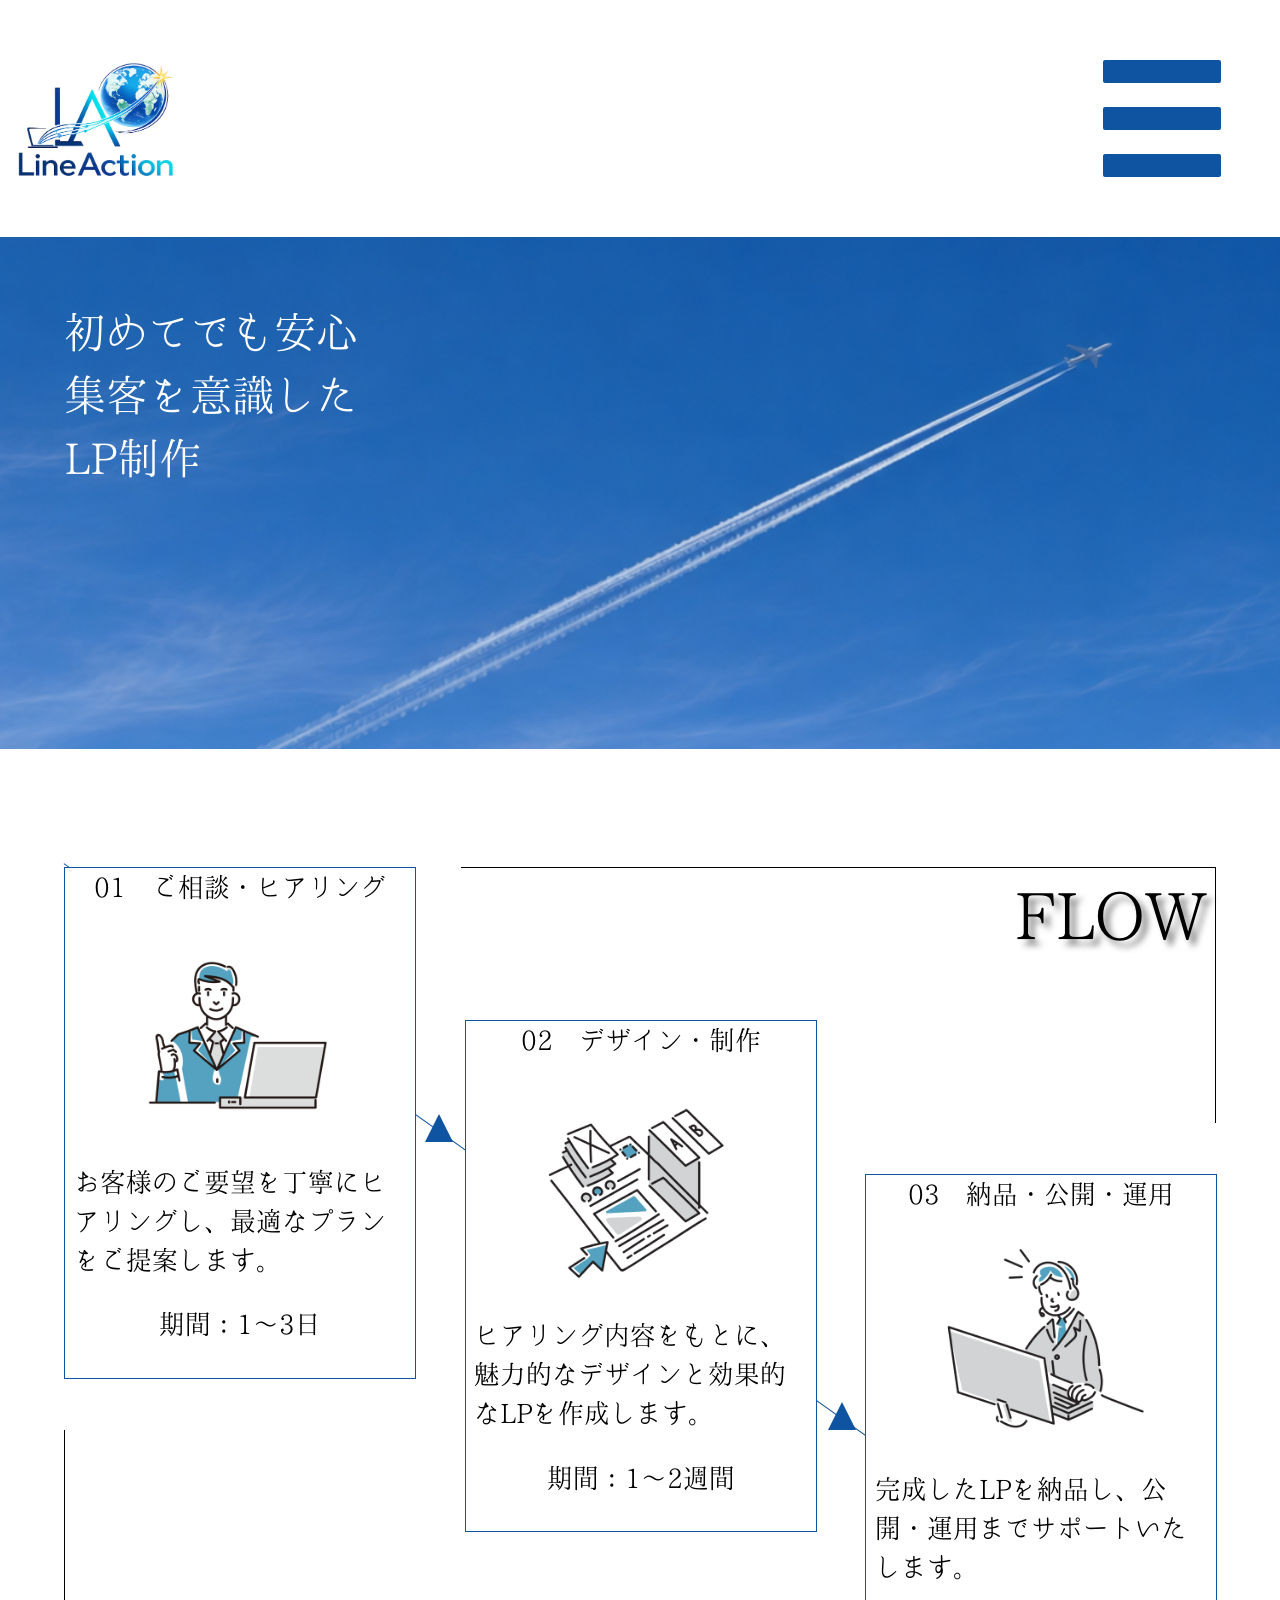
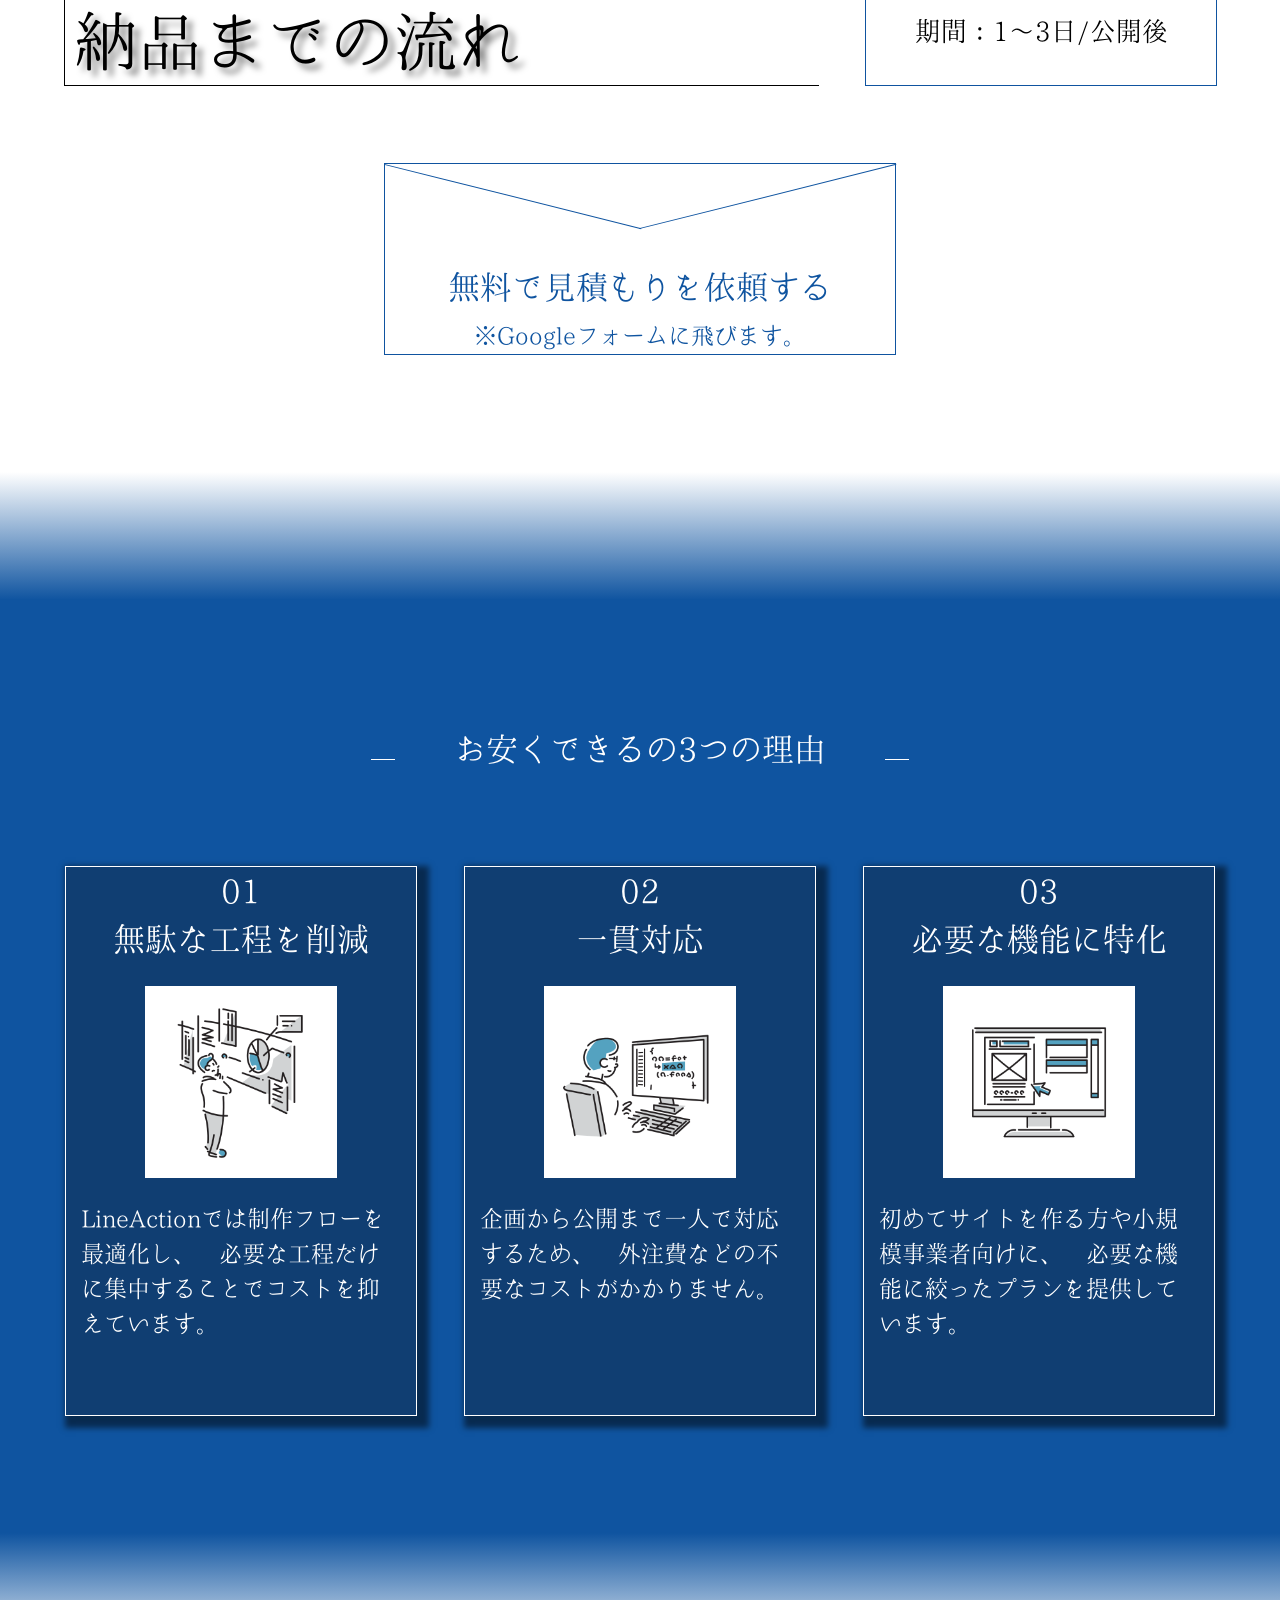
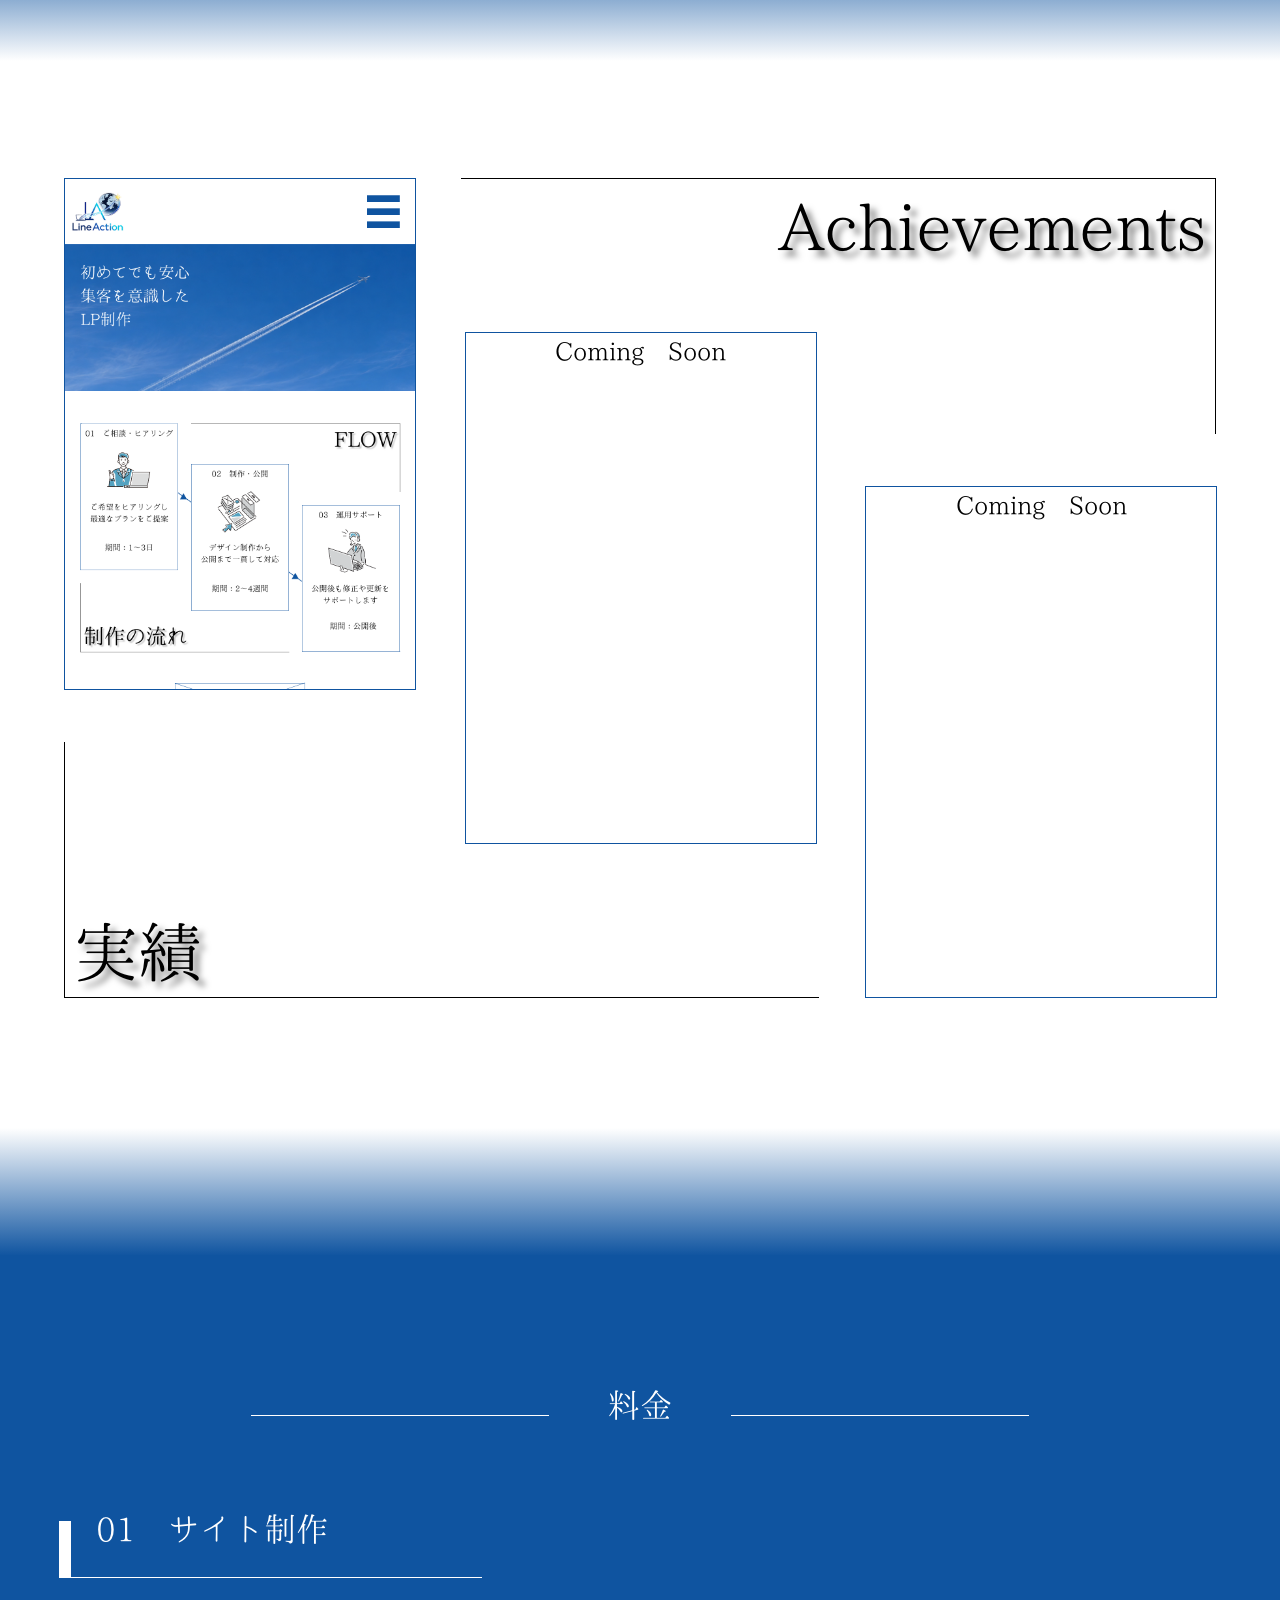
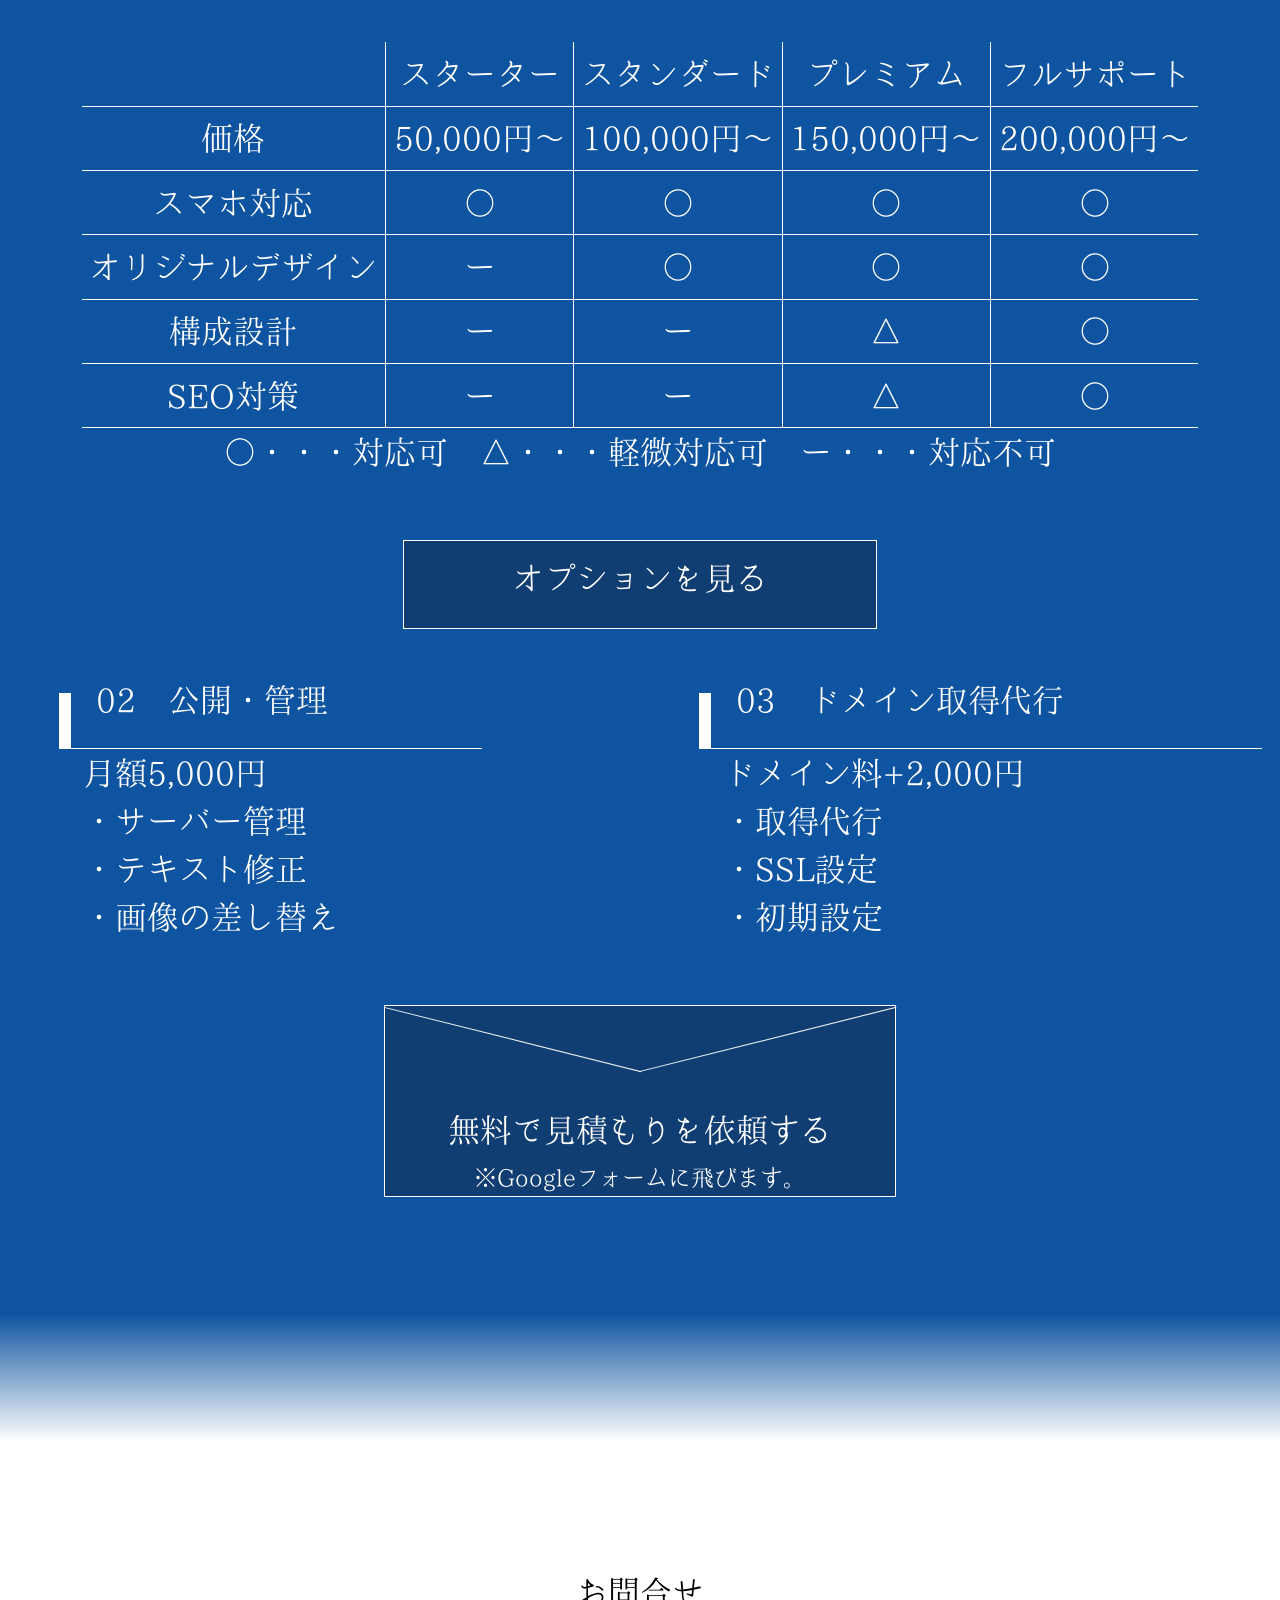
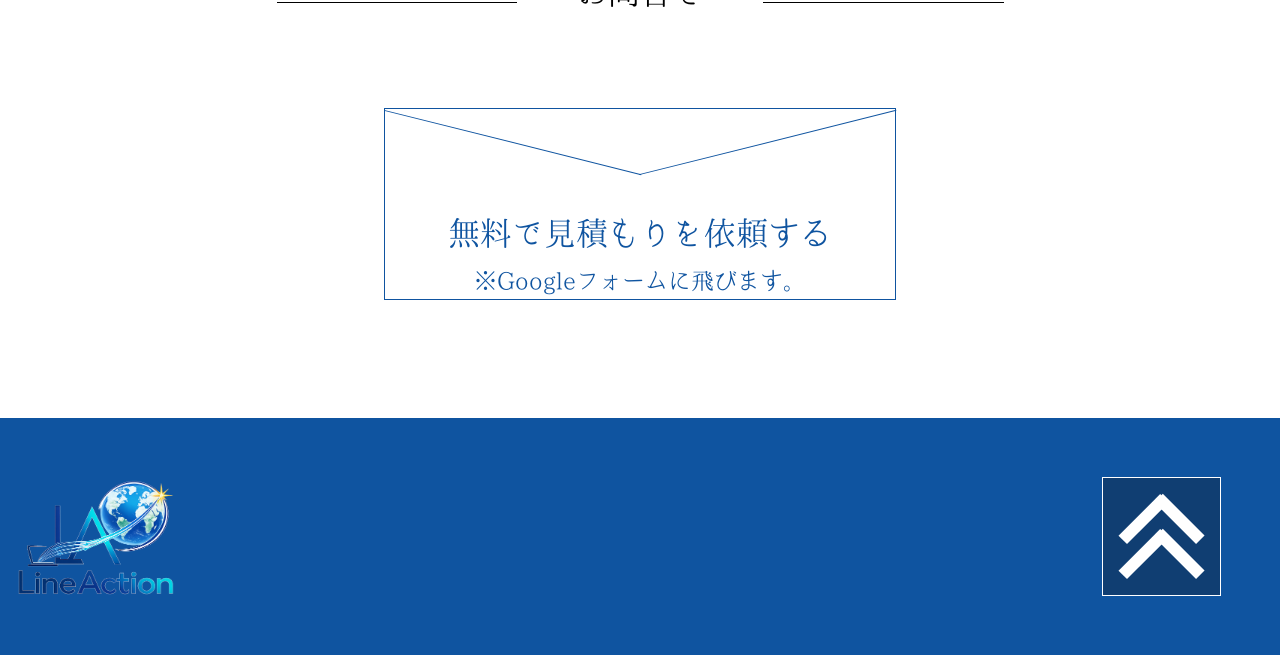
<file: index.html>
<!doctype html>
<html lang="ja">
  <head>
    <meta charset="UTF-8" />
    <meta name="viewport" content="width=device-width, initial-scale=1.0" />
    <title>LP制作｜初めてでも簡単・安心｜LineAction</title>
    <meta
      name="description"
      content="LineActionは、初めての方でも簡単にLP制作ができるサービスです。安心してご利用いただけるよう、サポート体制も充実しています。"
    />
    <link rel="stylesheet" href="top.css" />
    <script src="top.js" defer></script>
  </head>
  <body>
    <header class="header">
      <img src="./img/logo.png" alt="LineActionのロゴ" class="logo" />
      <!--hamburgerMenu-->
      <div class="hamburger-menu-wrapper">
        <button
          class="hamburger-menu"
          aria-label="メニューを開く"
          aria-expanded="false"
          aria-controls="global-menu"
        >
          <span></span>
          <span></span>
          <span></span>
        </button>

        <nav id="global-menu" class="menu">
          <ul>
            <li><a href="#top">TOP</a></li>
            <li><a href="#flow">納品までの流れ</a></li>
            <li><a href="#reason">お安くできるの3つの理由</a></li>
            <li><a href="#achievements">実績</a></li>
            <li><a href="#price">料金</a></li>
            <li><a href="#contact">お問い合わせ</a></li>
          </ul>
        </nav>
      </div>
    </header>
    <main>
      <section class="hero" id="top">
        <img src="./img/BlueSky.png" alt="青空の背景画像" class="hero-image" />
        <div class="hero-overlay">
          <p class="hero-title">初めてでも安心</p>
          <p class="hero-title">集客を意識した</p>
          <p class="hero-title">LP制作</p>
        </div>
      </section>
      <section class="flow" id="flow">
        <div class="flow_contents">
          <div class="border-right"></div>
          <div class="border-left"></div>
          <div class="flow_border"></div>
          <div class="flow_arrow"></div>
          <p class="flow_title_EN">FLOW</p>
          <p class="flow_title_JP">納品までの流れ</p>
          <div class="flow_cards">
            <div class="flow_card">
              <p class="card_contents_title">01　ご相談・ヒアリング</p>
              <img
                src="./img/1386.png"
                alt="ご相談・ヒアリングのイメージ画像"
                class="card_image"
              />
              <p class="card_contents">
                お客様のご要望を丁寧にヒアリングし、最適なプランをご提案します。
              </p>
              <p class="card_contents_period">期間：1～3日</p>
            </div>
            <div class="flow_card">
              <p class="card_contents_title">02　デザイン・制作</p>
              <img
                src="./img/703.png"
                alt="デザイン・制作のイメージ画像"
                class="card_image"
              />
              <p class="card_contents">
                ヒアリング内容をもとに、魅力的なデザインと効果的なLPを作成します。
              </p>
              <p class="card_contents_period">期間：1～2週間</p>
            </div>
            <div class="flow_card">
              <p class="card_contents_title">03　納品・公開・運用</p>
              <img
                src="./img/247.png"
                alt="納品・公開・運用のイメージ画像"
                class="card_image"
              />
              <p class="card_contents">
                完成したLPを納品し、公開・運用までサポートいたします。
              </p>
              <p class="card_contents_period">期間：1～3日/公開後</p>
            </div>
          </div>
        </div>
        <a class="cta_contact" href="https://forms.gle/Xs8RJVNhrgeduvqq7">
          <div class="letter_border_left"></div>
          <div class="letter_border_right"></div>
          <p class="cta_contact_text">無料で見積もりを依頼する</p>
          <p class="cta_contact_text_small">※Googleフォームに飛びます。</p>
        </a>
      </section>
      <section class="joint"></section>
      <section class="reason" id="reason">
        <div class="reason_title_wrapper">
          <div class="reason_title_border"></div>
          <p class="reason_title">お安くできるの3つの理由</p>
          <div class="reason_title_border"></div>
        </div>
        <div class="reason_cards">
          <div class="reason_card">
            <p class="reason_card_title_NO">01</p>
            <p class="reason_card_title">無駄な工程を削減</p>
            <img
              src="./img/738.png"
              alt="無駄な工程を削減のイメージ画像"
              class="reason_card_image"
            />
            <p class="reason_card_text">
              LineActionでは制作フローを最適化し、
              必要な工程だけに集中することでコストを抑えています。
            </p>
          </div>
          <div class="reason_card">
            <p class="reason_card_title_NO">02</p>
            <p class="reason_card_title">一貫対応</p>
            <img
              src="./img/581.png"
              alt="一貫対応のイメージ画像"
              class="reason_card_image"
            />
            <p class="reason_card_text">
              企画から公開まで一人で対応するため、
              外注費などの不要なコストがかかりません。
            </p>
          </div>
          <div class="reason_card">
            <p class="reason_card_title_NO">03</p>
            <p class="reason_card_title">必要な機能に特化</p>
            <img
              src="./img/705.png"
              alt="必要な機能に特化のイメージ画像"
              class="reason_card_image"
            />
            <p class="reason_card_text">
              初めてサイトを作る方や小規模事業者向けに、
              必要な機能に絞ったプランを提供しています。
            </p>
          </div>
        </div>
      </section>
      <section class="joint_reverse"></section>
      <section class="achievements" id="achievements">
        <div class="achievements_contents">
          <div class="border-right"></div>
          <div class="border-left"></div>
          <p class="achievements_title_EN">Achievements</p>
          <p class="achievements_title_JP">実績</p>
          <div class="achievements_cards">
            <div class="achievements_card">
              <img class="achievements_img" src="./img/LineAction_HP02.png" />
            </div>
            <div class="achievements_card">Coming Soon</div>
            <div class="achievements_card">Coming Soon</div>
          </div>
        </div>
      </section>
      <section class="joint"></section>
      <section class="price" id="price">
        <div class="price_title_wrapper">
          <div class="price_title_border"></div>
          <p class="price_title">料金</p>
          <div class="price_title_border"></div>
        </div>
        <div class="price_contents_title">
          <span class="price_contents_title_line"></span>
          <p class="price_contents_title_text">01　サイト制作</p>
          <span class="price_contents_title_boder"></span>
        </div>
        <div class="price_contents">
          <table class="price_table">
            <tr>
              <td></td>
              <td>スターター</td>
              <td>スタンダード</td>
              <td>プレミアム</td>
              <td>フルサポート</td>
            </tr>
            <tr>
              <td>価格</td>
              <td>50,000円～</td>
              <td>100,000円～</td>
              <td>150,000円～</td>
              <td>200,000円～</td>
            </tr>
            <tr>
              <td>スマホ対応</td>
              <td>○</td>
              <td>○</td>
              <td>○</td>
              <td>○</td>
            </tr>
            <tr>
              <td>オリジナルデザイン</td>
              <td>ー</td>
              <td>○</td>
              <td>○</td>
              <td>○</td>
            </tr>
            <tr>
              <td>構成設計</td>
              <td>ー</td>
              <td>ー</td>
              <td>△</td>
              <td>○</td>
            </tr>
            <tr>
              <td>SEO対策</td>
              <td>ー</td>
              <td>ー</td>
              <td>△</td>
              <td>○</td>
            </tr>
          </table>
          <p class="price_table_alert">
            ○・・・対応可　△・・・軽微対応可　ー・・・対応不可
          </p>
        </div>
        <a href="./option/option.html" class="goto_option">オプションを見る</a>
        <div class="price_contents_wrapper">
          <div class="price_contents_public">
            <div class="price_contents_title">
              <span class="price_contents_title_line"></span>
              <p class="price_contents_title_text">02　公開・管理</p>
              <span class="price_contents_title_boder"></span>
            </div>
            <div class="price_contents_text">
              <p class="text_size_h3">月額5,000円</p>
              <p class="text_size_p">・サーバー管理</p>
              <p class="text_size_p">・テキスト修正</p>
              <p class="text_size_p">・画像の差し替え</p>
            </div>
          </div>
          <div class="price_contents_domain">
            <div class="price_contents_title">
              <span class="price_contents_title_line"></span>
              <p class="price_contents_title_text">03　ドメイン取得代行</p>
              <span class="price_contents_title_boder_sp"></span>
            </div>
            <div class="price_contents_text">
              <p class="text_size_h3">ドメイン料+2,000円</p>
              <p class="text_size_p">・取得代行</p>
              <p class="text_size_p">・SSL設定</p>
              <p class="text_size_p">・初期設定</p>
            </div>
          </div>
        </div>
        <a class="cta_contact_white" href="https://forms.gle/Xs8RJVNhrgeduvqq7">
          <div class="letter_border_left_white"></div>
          <div class="letter_border_right_white"></div>
          <p class="cta_contact_text_white">無料で見積もりを依頼する</p>
          <p class="cta_contact_text_small_white">
            ※Googleフォームに飛びます。
          </p>
        </a>
      </section>
      <section class="joint_reverse"></section>
      <section class="contact" id="contact">
        <div class="contact_title_wrapper">
          <div class="contact_title_border"></div>
          <p class="contact_title">お問合せ</p>
          <div class="contact_title_border"></div>
        </div>
        <!--
        <div class="contact_contents">
          <table class="contact_table">
            <tr>
              <td class="contact_table_headline">お名前</td>
              <td>
                <input
                  type="text"
                  name="username"
                  placeholder="山田　太郎"
                  class="single_input"
                />
              </td>
            </tr>
            <tr>
              <td class="contact_table_headline">
                ご連絡先<br />(メールアドレス)
              </td>
              <td>
                <input
                  type="text"
                  name="mailaddress"
                  placeholder="tarou_yamada@gmail.com"
                  class="single_input"
                />
              </td>
            </tr>
            <tr>
              <td class="contact_table_headline">ご相談内容</td>
              <td>
                <textarea
                  name="content"
                  placeholder="・TOPページ&#10;・サービス紹介ページ&#10;・料金紹介ページ&#10;・お問合せページ&#10;の計4ページでLPの作成をご依頼する場合のお見積りはどのくらいになりますか？&#10;など"
                  class="multiple_input"
                ></textarea>
              </td>
            </tr>
          </table>
        </div>
        <a class="output" href="https://forms.gle/Xs8RJVNhrgeduvqq7">
          <div class="letter_border_left"></div>
          <div class="letter_border_right"></div>
          <p class="cta_contact_text">上記の内容で相談する</p>
        </a>
        -->
        <a class="cta_contact" href="https://forms.gle/Xs8RJVNhrgeduvqq7">
          <div class="letter_border_left"></div>
          <div class="letter_border_right"></div>
          <p class="cta_contact_text">無料で見積もりを依頼する</p>
          <p class="cta_contact_text_small">※Googleフォームに飛びます。</p>
        </a>
      </section>
    </main>
    <footer class="footer">
      <img src="./img/logo.png" alt="LineActionのロゴ" class="logo" />
      <a href="#top" class="goto_top">
        <span class="fast_line"></span>
        <span class="fast_line_child"></span>
        <span class="second_line"></span>
        <span class="second_line_child"></span>
      </a>
    </footer>
  </body>
</html>
</file>
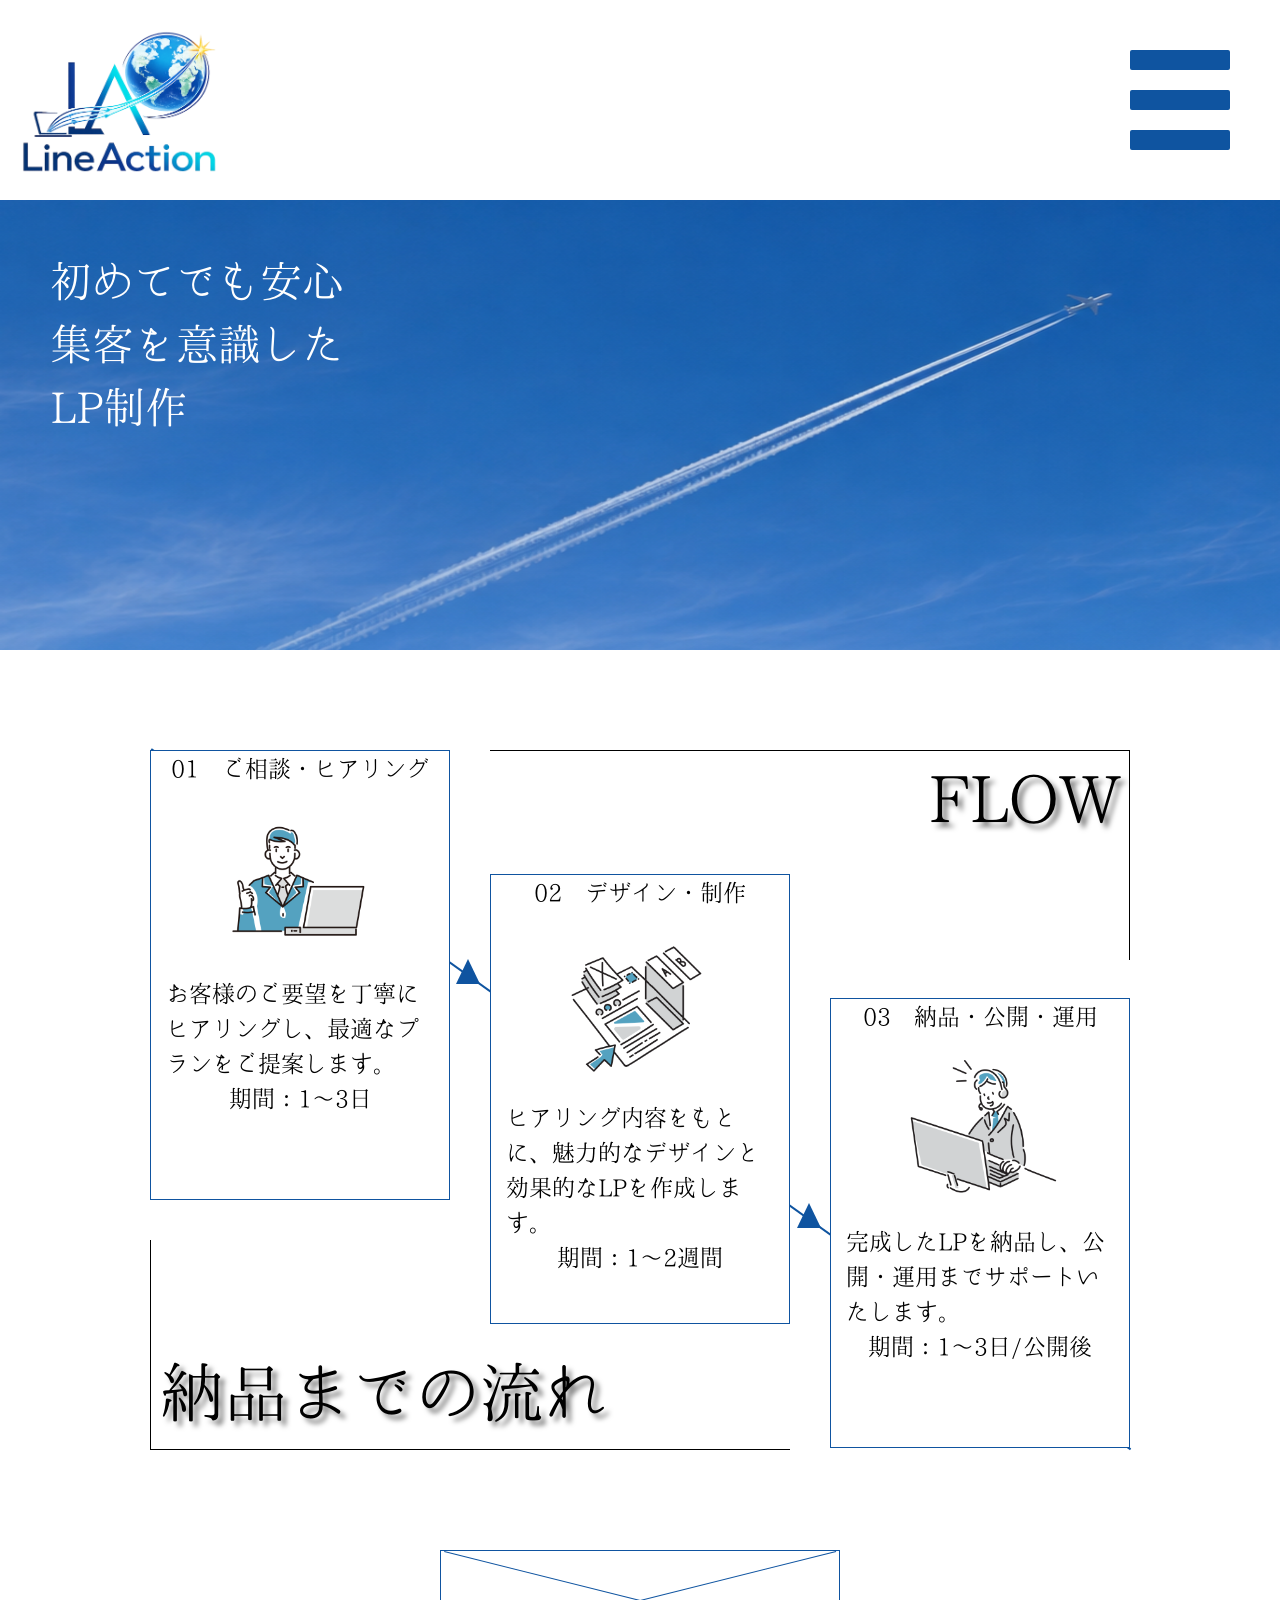
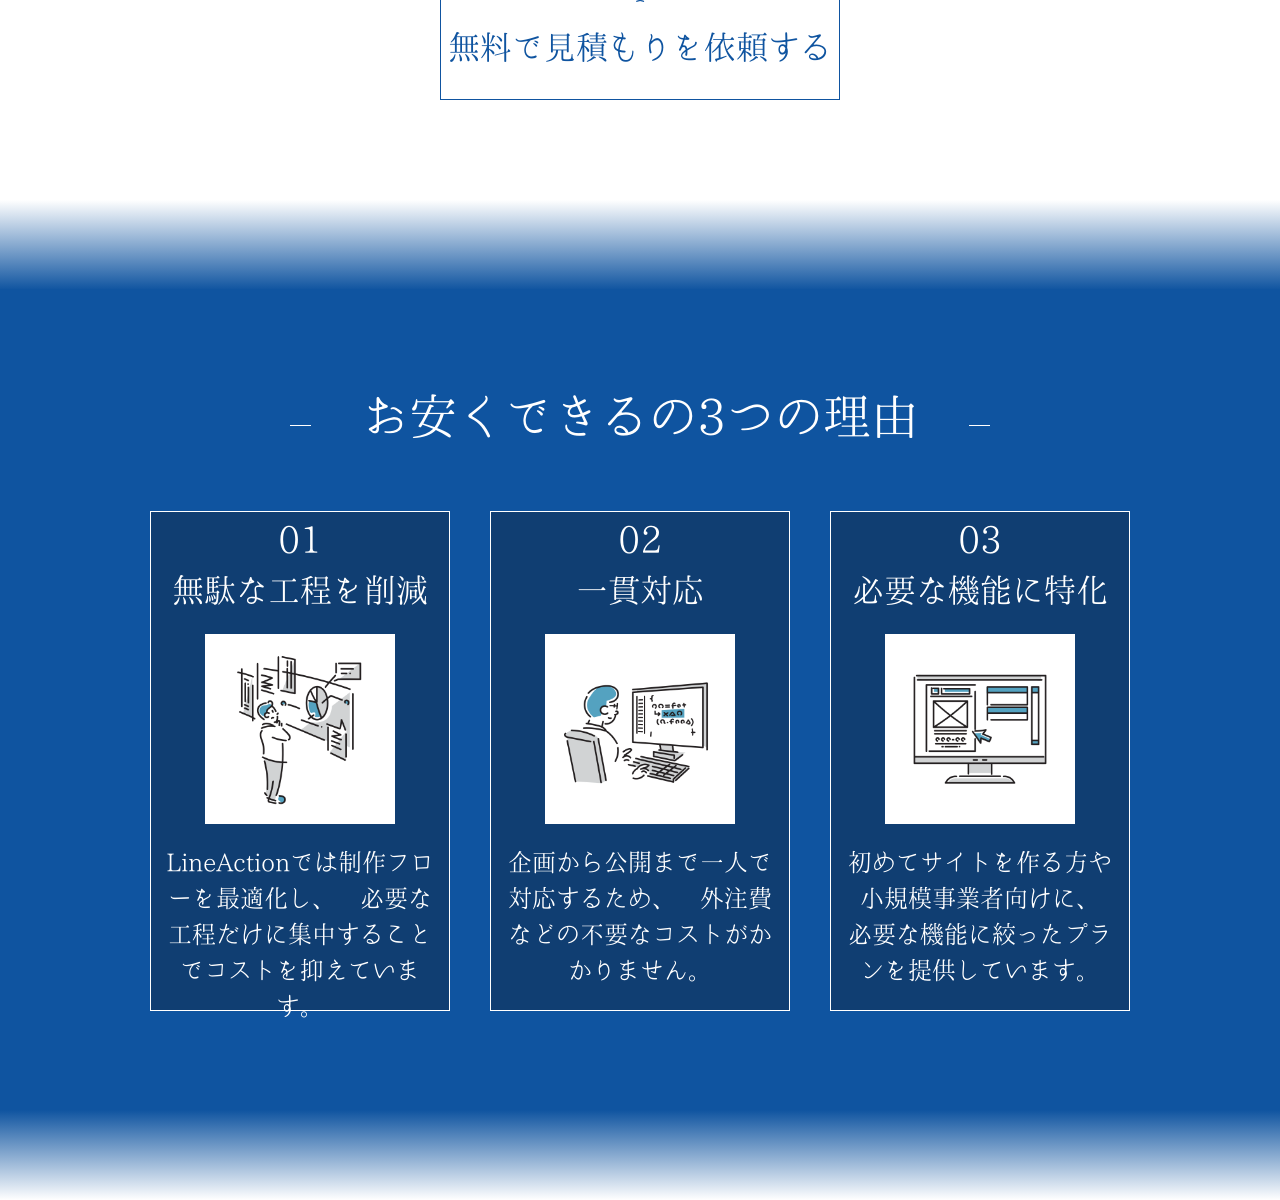
<file: code/top.html>
<!doctype html>
<html lang="ja">
  <head>
    <meta charset="UTF-8" />
    <meta name="viewport" content="width=device-width, initial-scale=1.0" />
    <title>LP制作｜初めてでも簡単・安心｜LineAction</title>
    <meta
      name="description"
      content="LineActionは、初めての方でも簡単にLP制作ができるサービスです。安心してご利用いただけるよう、サポート体制も充実しています。"
    />
    <link rel="stylesheet" href="top.css" />
    <script src="top.js" defer></script>
  </head>
  <body>
    <header class="header">
      <img src="../img/logo.png" alt="LineActionのロゴ" class="logo" />
      <!--hamburgerMenu-->
      <div class="hamburger-menu-wrapper">
        <button
          class="hamburger-menu"
          aria-label="メニューを開く"
          aria-expanded="false"
          aria-controls="global-menu"
        >
          <span></span>
          <span></span>
          <span></span>
        </button>

        <nav id="global-menu" class="menu">
          <ul>
            <li><a href="#">TOP</a></li>
            <li><a href="#">納品までの流れ</a></li>
            <li><a href="#">お安くできるの3つの理由</a></li>
            <li><a href="#">実績</a></li>
            <li><a href="#">料金</a></li>
            <li><a href="#">お問い合わせ</a></li>
          </ul>
        </nav>
      </div>
    </header>
    <main>
      <section class="hero">
        <img src="../img/BlueSky.png" alt="青空の背景画像" class="hero-image" />
        <div class="hero-overlay">
          <p class="hero-title">初めてでも安心</p>
          <p class="hero-title">集客を意識した</p>
          <p class="hero-title">LP制作</p>
        </div>
      </section>
      <section class="flow">
        <div class="flow_contents">
          <div class="border-right"></div>
          <div class="border-left"></div>
          <div class="flow_border"></div>
          <div class="flow_arrow"></div>
          <p class="flow_title_EN">FLOW</p>
          <p class="flow_title_JP">納品までの流れ</p>
          <div class="flow_cards">
            <div class="flow_card">
              <p class="card_contents">01　ご相談・ヒアリング</p>
              <img
                src="../img/1386.png"
                alt="ご相談・ヒアリングのイメージ画像"
                class="card_image"
              />
              <p class="card_contents">
                お客様のご要望を丁寧にヒアリングし、最適なプランをご提案します。
              </p>
              <p class="card_contents">期間：1～3日</p>
            </div>
            <div class="flow_card">
              <p class="card_contents">02　デザイン・制作</p>
              <img
                src="../img/703.png"
                alt="デザイン・制作のイメージ画像"
                class="card_image"
              />
              <p class="card_contents">
                ヒアリング内容をもとに、魅力的なデザインと効果的なLPを作成します。
              </p>
              <p class="card_contents">期間：1～2週間</p>
            </div>
            <div class="flow_card">
              <p class="card_contents">03　納品・公開・運用</p>
              <img
                src="../img/247.png"
                alt="納品・公開・運用のイメージ画像"
                class="card_image"
              />
              <p class="card_contents">
                完成したLPを納品し、公開・運用までサポートいたします。
              </p>
              <p class="card_contents">期間：1～3日/公開後</p>
            </div>
          </div>
        </div>
        <bottom class="cta_contact">
          <div class="letter_border_left"></div>
          <div class="letter_border_right"></div>
          <p class="cta_conttact_text">無料で見積もりを依頼する</p>
        </bottom>
      </section>
      <section class="joint"></section>
      <section class="reason">
        <div class="reason_title_wrapper">
          <div class="reason_title_border"></div>
          <p class="reason_title">お安くできるの3つの理由</p>
          <div class="reason_title_border"></div>
        </div>
        <div class="reason_cards">
          <div class="reason_card">
            <p class="reason_card_title_NO">01</p>
            <p class="reason_card_title">無駄な工程を削減</p>
            <img
              src="../img/738.png"
              alt="無駄な工程を削減のイメージ画像"
              class="reason_card_image"
            />
            <p class="reason_card_text">
              LineActionでは制作フローを最適化し、
              必要な工程だけに集中することでコストを抑えています。
            </p>
          </div>
          <div class="reason_card">
            <p class="reason_card_title_NO">02</p>
            <p class="reason_card_title">一貫対応</p>
            <img
              src="../img/581.png"
              alt="一貫対応のイメージ画像"
              class="reason_card_image"
            />
            <p class="reason_card_text">
              企画から公開まで一人で対応するため、
              外注費などの不要なコストがかかりません。
            </p>
          </div>
          <div class="reason_card">
            <p class="reason_card_title_NO">03</p>
            <p class="reason_card_title">必要な機能に特化</p>
            <img
              src="../img/705.png"
              alt="必要な機能に特化のイメージ画像"
              class="reason_card_image"
            />
            <p class="reason_card_text">
              初めてサイトを作る方や小規模事業者向けに、
              必要な機能に絞ったプランを提供しています。
            </p>
          </div>
        </div>
      </section>
      <section class="joint_reverse"></section>
    </main>
  </body>
</html>
</file>
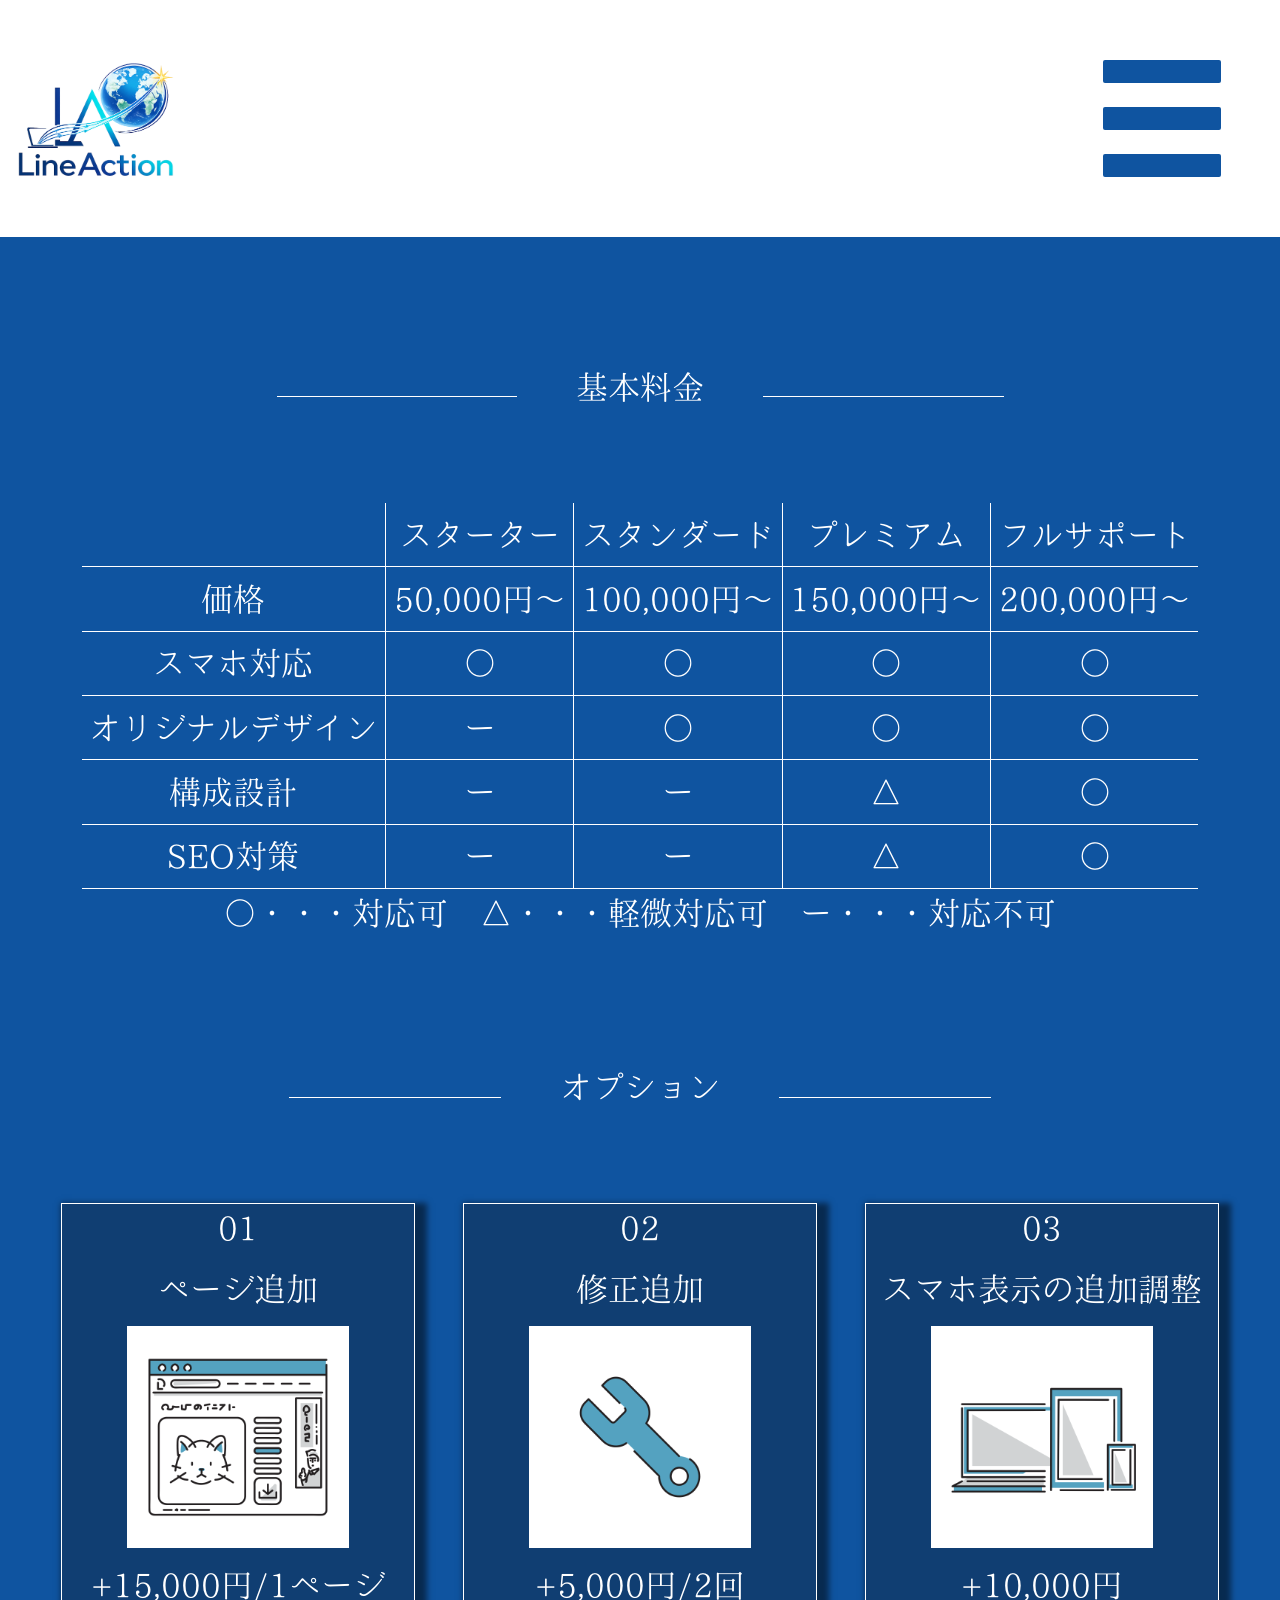
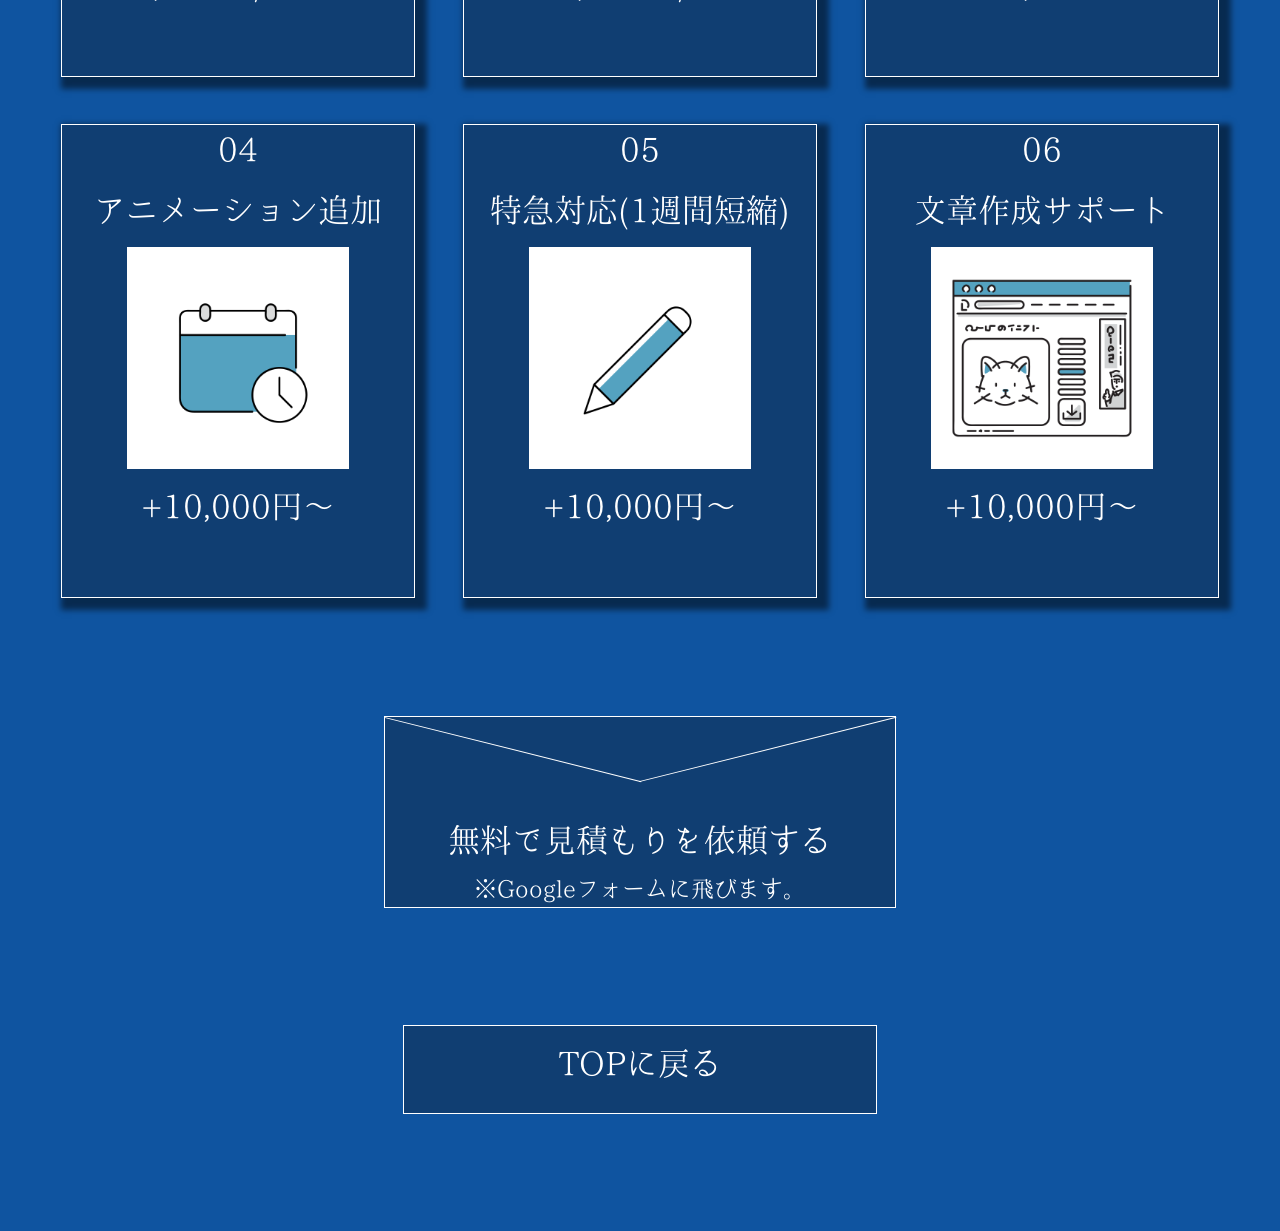
<file: option/option.html>
<!doctype html>
<html lang="ja">
  <head>
    <meta charset="UTF-8" />
    <meta name="viewport" content="width=device-width, initial-scale=1.0" />
    <title>LP制作｜初めてでも簡単・安心｜LineAction</title>
    <meta
      name="description"
      content="LineActionは、初めての方でも簡単にLP制作ができるサービスです。安心してご利用いただけるよう、サポート体制も充実しています。"
    />
    <link rel="stylesheet" href="../top.css" />
    <link rel="stylesheet" href="option.css" />
    <script src="../top.js" defer></script>
  </head>
  <body>
    <header class="header">
      <img src="../img/logo.png" alt="LineActionのロゴ" class="logo" />
      <!--hamburgerMenu-->
      <div class="hamburger-menu-wrapper">
        <button
          class="hamburger-menu"
          aria-label="メニューを開く"
          aria-expanded="false"
          aria-controls="global-menu"
        >
          <span></span>
          <span></span>
          <span></span>
        </button>

        <nav id="global-menu" class="menu">
          <ul>
            <li><a href="../index.html#top">TOP</a></li>
            <li><a href="../index.html#flow">納品までの流れ</a></li>
            <li><a href="../index.html#reason">お安くできるの3つの理由</a></li>
            <li><a href="../index.html#achievements">実績</a></li>
            <li><a href="../index.html#price">料金</a></li>
            <li><a href="../index.html#contact">お問い合わせ</a></li>
            <li><a href="#base_price">基本料金</a></li>
            <li><a href="#option_price">オプション</a></li>
          </ul>
        </nav>
      </div>
    </header>
    <main>
      <section class="base_price" id="base_price">
        <div class="base_price_title_wrapper">
          <div class="base_price_title_border"></div>
          <p class="base_price_title">基本料金</p>
          <div class="base_price_title_border"></div>
        </div>
        <div class="price_contents">
          <table class="price_table">
            <tr>
              <td></td>
              <td>スターター</td>
              <td>スタンダード</td>
              <td>プレミアム</td>
              <td>フルサポート</td>
            </tr>
            <tr>
              <td>価格</td>
              <td>50,000円～</td>
              <td>100,000円～</td>
              <td>150,000円～</td>
              <td>200,000円～</td>
            </tr>
            <tr>
              <td>スマホ対応</td>
              <td>○</td>
              <td>○</td>
              <td>○</td>
              <td>○</td>
            </tr>
            <tr>
              <td>オリジナルデザイン</td>
              <td>ー</td>
              <td>○</td>
              <td>○</td>
              <td>○</td>
            </tr>
            <tr>
              <td>構成設計</td>
              <td>ー</td>
              <td>ー</td>
              <td>△</td>
              <td>○</td>
            </tr>
            <tr>
              <td>SEO対策</td>
              <td>ー</td>
              <td>ー</td>
              <td>△</td>
              <td>○</td>
            </tr>
          </table>
          <p class="price_table_alert">
            ○・・・対応可　△・・・軽微対応可　ー・・・対応不可
          </p>
        </div>
      </section>
      <section class="option_price" id="option_price">
        <div class="optino_price_title_wrapper">
          <div class="option_price_title_border"></div>
          <p class="option_price_title">オプション</p>
          <div class="option_price_title_border"></div>
        </div>
        <div class="option_contents_wrapper">
          <div class="option_contents">
            <p class="option_No">01</p>
            <p class="option_title">ページ追加</p>
            <img src="../img/1000.png" alt="ページ追加の画像" />
            <p class="option_price_text">+15,000円/1ページ</p>
          </div>
          <div class="option_contents">
            <p class="option_No">02</p>
            <p class="option_title">修正追加</p>
            <img src="../img/682.png" alt="修正追加の画像" />
            <p class="option_price_text">+5,000円/2回</p>
          </div>
          <div class="option_contents">
            <p class="option_No">03</p>
            <p class="option_title">スマホ表示の追加調整</p>
            <img src="../img/322.png" alt="スマホ表示の追加調整の画像" />
            <p class="option_price_text">+10,000円</p>
          </div>
          <div class="option_contents">
            <p class="option_No">04</p>
            <p class="option_title">アニメーション追加</p>
            <img src="../img/ic043.png" alt="アニメーション追加の画像" />
            <p class="option_price_text">+10,000円～</p>
          </div>
          <div class="option_contents">
            <p class="option_No">05</p>
            <p class="option_title">特急対応(1週間短縮)</p>
            <img src="../img/ic023.png" alt="特急対応の画像" />
            <p class="option_price_text">+10,000円～</p>
          </div>
          <div class="option_contents">
            <p class="option_No">06</p>
            <p class="option_title">文章作成サポート</p>
            <img src="../img/1000.png" alt="ページ追加の画像" />
            <p class="option_price_text">+10,000円～</p>
          </div>
        </div>
      </section>
      <a class="cta_contact_white" href="https://forms.gle/Xs8RJVNhrgeduvqq7">
        <div class="letter_border_left_white"></div>
        <div class="letter_border_right_white"></div>
        <p class="cta_contact_text_white">無料で見積もりを依頼する</p>
        <p class="cta_contact_text_small_white">※Googleフォームに飛びます。</p>
      </a>
      <a href="../index.html" class="goto_option">TOPに戻る</a>
    </main>
  </body>
</html>
</file>
<file: top.css>
/* 全体 */
@font-face {
  font-family: "Harenosora";
  src: url("./font/hare/Harenosora.otf") format("opentype");
}
* {
  margin: 0;
  padding: 0;
  box-sizing: border-box;
  font-family: "Harenosora", sans-serif;
}
html {
  scroll-behavior: smooth;
}

/* ヘッダー */
.header {
  width: 100%;
  height: 18.5vw;
  display: flex;
  align-items: center;
  justify-content: space-between;
  background-color: #ffffff !important;
}
.logo {
  width: auto;
  height: 50%;
}

.hamburger-menu-wrapper {
  margin-right: 4.6vw;
  width: 9.2vw;
  height: 9.2vw;
}

.hamburger-menu {
  display: flex;
  flex-direction: column;
  justify-content: space-between;
  width: 9.2vw;
  height: 9.2vw;
  padding: 0;
  border: none;
  background: transparent;
  cursor: pointer;
}

/* 三本線 */
.hamburger-menu span {
  display: block;
  width: 100%;
  height: 20%;
  background-color: #0f54a0;
  border-radius: 2px;
  transition: all 0.3s ease;
}

/* ナビゲーションメニュー */
.menu {
  display: none;
  position: absolute;
  top: 18.5vw;
  right: 0;
  width: 40vw;
  background-color: #fff !important;
  border: 1px solid #ddd !important;
  box-shadow: 0 4px 12px rgba(0, 0, 0, 0.1);
  z-index: 1000;
}

.menu ul {
  margin: 0;
  padding: 0;
  list-style: none;
}

.menu li {
  border-bottom: 1px solid #eee !important;
}

.menu li:last-child {
  border-bottom: none;
}

.menu a {
  display: block;
  padding: 12px 16px;
  color: #333;
  text-decoration: none;
  font-size: clamp(1px, 2.5vw, 32px);
}

.menu a:hover {
  background-color: #0f54a0;
  color: #fff !important;
}

/* メニュー表示時 */
.menu.is-active {
  display: block;
}

/* アニメーション設定 */
.hamburger-menu span {
  transition: all 0.3s ease;
}

/* 1本目の線 */
.hamburger-menu.is-active span:nth-child(1) {
  transform: translateY(200%) rotate(45deg);
}

/* 2本目の線 */
.hamburger-menu.is-active span:nth-child(2) {
  opacity: 0;
}

/* 3本目の線 */
.hamburger-menu.is-active span:nth-child(3) {
  transform: translateY(-200%) rotate(-45deg);
}

/* heroセクション */
.hero {
  position: relative;
  width: 100%;
  height: 40vw;
}
.hero-image {
  position: absolute;
  top: 0;
  left: 0;
  width: 100%;
  height: 100%;
}
.hero-overlay {
  position: absolute;
  top: 5vw;
  left: 5vw;
  font-size: clamp(10px, 4vw, 42px);
  color: #fff;
}

/* flowセクション */
.flow {
  width: 100%;
  height: auto;
  padding-top: 9.2vw;
  padding-bottom: 9.2vw;
  display: flex;
  flex-direction: column;
  align-items: center;
  gap: 5vw;
}
.flow_contents {
  width: 90vw;
  height: 65vw;
  position: relative;
}
/* 上の線 */
.flow_contents::before {
  content: "";
  position: absolute;
  top: 0;
  right: 0;
  width: 59vw;
  height: 1px;
  background-color: #000000;
}
/* 下の線 */
.flow_contents::after {
  content: "";
  position: absolute;
  bottom: 1vw;
  left: 0;
  width: 59vw;
  height: 1px;
  background-color: #000000;
}
/* 右の線 */
.border-right {
  position: absolute;
  top: 0;
  right: 0;
  width: 1px;
  height: 20vw;
  background-color: #000000;
}
/* 左の線 */
.border-left {
  position: absolute;
  bottom: 1vw;
  left: 0;
  width: 1px;
  height: 20vw;
  background-color: #000000;
}
.flow_border {
  position: absolute;
  top: 31.7vw;
  left: -10.2vw;
  width: 110vw;
  height: 1px;
  background-color: #0f54a0 !important;
  transform: rotate(35.5deg);
}
.flow_arrow {
  position: absolute;
  top: 19.3vw;
  left: 28.2vw;
  width: 0;
  height: 0;
  border-left: 1.1vw solid transparent;
  border-right: 1.1vw solid transparent;
  border-bottom: 2.2vw solid #0f54a0 !important;
  transform-origin: right center;
}
.flow_arrow::after {
  content: "";
  position: absolute;
  top: 22.5vw;
  left: 30.4vw;
  width: 0;
  height: 0;
  border-left: 1.1vw solid transparent;
  border-right: 1.1vw solid transparent;
  border-bottom: 2.2vw solid #0f54a0 !important;
}
.flow_title_EN {
  position: absolute;
  top: 0;
  right: 10px;
  font-size: clamp(1px, 5vw, 64px);
  color: #000;
  text-shadow: 0.46vw 0.46vw 0.46vw rgba(0, 0, 0, 0.5);
}
.flow_title_JP {
  position: absolute;
  bottom: 10px;
  left: 10px;
  font-size: clamp(1px, 5vw, 64px);
  color: #000;
  text-shadow: 0.46vw 0.46vw 0.46vw rgba(0, 0, 0, 0.5);
}
.flow_cards {
  position: absolute;
  top: 0;
  left: 0;
  display: flex;
  justify-content: space-between;
  gap: 3.8vw;
}
.flow_card {
  width: 27.5vw;
  height: 40vw;
  border: 1px solid #0f54a0;
  background-color: #fff;
  display: flex;
  flex-direction: column;
  align-items: center;
  font-size: clamp(16px, 1.9vw, 32px);
  padding-left: 15px;
  padding-right: 15px;
}
.card_contents {
  display: block;
  text-align: center;
  width: 27.5vw;
  font-size: clamp(1px, 2vw, 32px);
}
.card_image {
  width: 20vw;
  height: auto;
}
.flow_card:nth-child(1) {
  margin-top: 0px;
}
.flow_card:nth-child(2) {
  margin-top: 12vw;
}
.flow_card:nth-child(3) {
  margin-top: 24vw;
}
.cta_contact {
  width: 40vw;
  height: 15vw;
  border: 1px solid #0f54a0;
  position: relative;
}
.letter_border_left {
  position: absolute;
  top: 17%;
  left: -1%;
  width: 52%;
  height: 1px;
  background-color: #0f54a0;
  transform: rotate(-165.96deg);
}
.letter_border_right {
  position: absolute;
  top: 17%;
  right: -1%;
  width: 52%;
  height: 1px;
  background-color: #0f54a0;
  transform: rotate(165.96deg);
}
.cta_contact_text {
  position: absolute;
  display: block;
  text-align: center;
  left: 50%;
  width: 100%;
  top: 65%;
  transform: translate(-50%, -50%);
  font-size: clamp(1px, 2.9vw, 32px);
  color: #0f54a0;
}
.cta_contact_text_small {
  position: absolute;
  display: block;
  text-align: center;
  left: 50%;
  width: 100%;
  top: 90%;
  transform: translate(-50%, -50%);
  font-size: clamp(1px, 1.8vw, 32px);
  color: #0f54a0;
}

/* reasonセクション */
.reason {
  width: 100%;
  height: auto;
  margin-top: -1px;
  margin-bottom: -1px;
  padding-top: 9.2vw;
  padding-bottom: 9.2vw;
  background-color: #0f54a0 !important;
  display: flex;
  flex-direction: column;
  gap: 5vw;
}
.reason_title_wrapper {
  width: 100%;
  height: 6.6vw;
  display: flex;
  justify-content: center;
  align-items: center;
}
.reason_title_border {
  width: 1.9vw;
  height: 1px;
  background-color: #ffffff !important;
}
.reason_title {
  font-size: clamp(1px, 4vw, 32px);
  margin-top: -1.6vw;
  color: #ffffff !important;
  margin-left: 4.6vw;
  margin-right: 4.6vw;
}
.reason_cards {
  width: 100%;
  height: auto;
  display: flex;
  justify-content: center;
  gap: 3.7vw;
}
.reason_card {
  width: 27.5vw;
  height: 43vw;
  border: 1px solid #ffffff !important;
  background-color: #103e72;
  display: flex;
  flex-direction: column;
  align-items: center;
  gap: 1.8vw;
  box-shadow: 0.46vw 0.46vw 0.46vw 0.46vw rgba(0, 0, 0, 0.5);
}
.reason_card_title_NO {
  font-size: clamp(1px, 3vw, 32px);
  color: #ffffff !important;
}
.reason_card_title {
  margin-top: -1.8vw;
  display: block;
  width: 100%;
  text-align: center;
  font-size: clamp(1px, 3vw, 32px);
  color: #ffffff !important;
}
.reason_card_image {
  width: 15vw;
  height: auto;
  background-color: #ffffff !important;
}
.reason_card_text {
  width: 25vw;
  text-align: left;
  font-size: clamp(1px, 1.8vw, 32px);
  color: #ffffff !important;
}

/* achievementsセクション */
.achievements {
  width: 100%;
  height: auto;
  padding-top: 9.2vw;
  padding-bottom: 9.2vw;
  display: flex;
  flex-direction: column;
  align-items: center;
  gap: 5vw;
}
.achievements_contents {
  width: 90vw;
  height: 65vw;
  position: relative;
}
/* 上の線 */
.achievements_contents::before {
  content: "";
  position: absolute;
  top: 0;
  right: 0;
  width: 59vw;
  height: 1px;
  background-color: #000000;
}
/* 下の線 */
.achievements_contents::after {
  content: "";
  position: absolute;
  bottom: 1vw;
  left: 0;
  width: 59vw;
  height: 1px;
  background-color: #000000;
}
/* 右の線 */
.border-right {
  position: absolute;
  top: 0;
  right: 0;
  width: 1px;
  height: 20vw;
  background-color: #000000;
}
/* 左の線 */
.border-left {
  position: absolute;
  bottom: 1vw;
  left: 0;
  width: 1px;
  height: 20vw;
  background-color: #000000;
}
.achievements_title_EN {
  position: absolute;
  top: 0;
  right: 10px;
  font-size: clamp(1px, 5vw, 64px);
  color: #000;
  text-shadow: 0.46vw 0.46vw 0.46vw rgba(0, 0, 0, 0.5);
}
.achievements_title_JP {
  position: absolute;
  bottom: 10px;
  left: 10px;
  font-size: clamp(1px, 5vw, 64px);
  color: #000;
  text-shadow: 0.46vw 0.46vw 0.46vw rgba(0, 0, 0, 0.5);
}
.achievements_cards {
  position: absolute;
  top: 0;
  left: 0;
  display: flex;
  justify-content: space-between;
  gap: 3.8vw;
}
.achievements_card {
  width: 27.5vw;
  height: 40vw;
  border: 1px solid #0f54a0;
  background-color: #fff;
  display: flex;
  flex-direction: column;
  align-items: center;
  font-size: clamp(16px, 1.9vw, 32px);
  padding-left: 15px;
  padding-right: 15px;
  overflow: hidden;
  position: relative;
}
.card_contents_title {
  display: block;
  text-align: center;
  width: 27.5vw;
  font-size: clamp(1px, 2vw, 32px);
}
.card_contents {
  display: block;
  text-align: left;
  width: 26vw;
  font-size: clamp(1px, 2vw, 32px);
}
.card_contents_period {
  margin-top: 2vw;
  display: block;
  text-align: center;
  width: 27.5vw;
  font-size: clamp(1px, 2vw, 32px);
}
.achievements_img {
  width: 27.5vw;
  height: auto;
  display: block;
}
.achievements_card:nth-child(1) {
  margin-top: 0px;
}
.achievements_card:nth-child(2) {
  margin-top: 12vw;
}
.achievements_card:nth-child(3) {
  margin-top: 24vw;
}

/* priceセクション */
.price {
  width: 100%;
  height: auto;
  margin-top: -1px;
  margin-bottom: -1px;
  padding-top: 9.2vw;
  padding-bottom: 9.2vw;
  background-color: #0f54a0 !important;
  display: flex;
  flex-direction: column;
  gap: 5vw;
}
.price_title_wrapper {
  width: 100%;
  height: 6.6vw;
  display: flex;
  justify-content: center;
  align-items: center;
}
.price_title_border {
  width: 23.3vw;
  height: 1px;
  background-color: #ffffff !important;
}
.price_title {
  font-size: clamp(1px, 4vw, 32px);
  margin-top: -1.6vw;
  color: #ffffff !important;
  margin-left: 4.6vw;
  margin-right: 4.6vw;
}
.price_contents_title {
  margin-left: 4.62vw;
  display: flex;
  gap: 2vw;
  position: relative;
}
.price_contents_title_line {
  width: 0.92vw;
  height: 4.44vw;
  background-color: #ffffff;
  display: block;
}
.price_contents_title_text {
  display: block;
  margin-top: -1.3vw;
  font-size: clamp(1px, 3.8vw, 32px);
  color: #ffffff;
}
.price_contents_title_boder {
  position: absolute;
  display: block;
  bottom: 0;
  left: 0;
  width: 33vw;
  height: 1px;
  background-color: #ffffff;
}
.price_contents_title_boder_sp {
  position: absolute;
  display: block;
  bottom: 0;
  left: 0;
  width: 44vw;
  height: 1px;
  background-color: #ffffff;
}
.price_table {
  margin: auto;
  text-align: center;
  font-size: 8%; /* 古いブラウザ用 */
  font-size: clamp(1px, 2.5vw, 32px);
  color: #ffffff;
  border-collapse: collapse;
}
.price_table td {
  border: 1px solid #ffffff;
  padding: 0.6vw;
}
.price_table tr:first-child td {
  border-top: none;
}
.price_table td:first-child {
  border-left: none;
}
.price_table td:last-child {
  border-right: none;
}
.price_table_alert {
  display: block;
  width: 100%;
  text-align: center;
  font-size: clamp(1px, 2.5vw, 32px);
  color: #ffffff;
}
.goto_option {
  margin: auto;
  padding: 1vw;
  width: 37vw;
  height: 6.9vw;
  background-color: #103e72;
  border: 1px solid #ffffff;
  color: #ffffff;
  font-size: clamp(1px, 2.8vw, 32px);
  text-align: center;
  text-decoration: none;
}
.price_contents_wrapper {
  display: flex;
  flex-direction: row;
}
.price_contents_public {
  flex: 1;
}
.price_contents_domain {
  flex: 1;
}
.price_contents_text {
  margin-left: 6.5vw;
  color: #ffffff;
}
.text_size_h3 {
  font-size: clamp(1px, 3.8vw, 32px);
}
.text_size_p {
  font-size: clamp(1px, 3.5vw, 32px);
}
.cta_contact_white {
  margin: auto;
  width: 40vw;
  height: 15vw;
  border: 1px solid #ffffff;
  background-color: #103e72;
  position: relative;
}
.letter_border_left_white {
  position: absolute;
  top: 17%;
  left: -1%;
  width: 52%;
  height: 1px;
  background-color: #ffffff;
  transform: rotate(-165.96deg);
}
.letter_border_right_white {
  position: absolute;
  top: 17%;
  right: -1%;
  width: 52%;
  height: 1px;
  background-color: #ffffff;
  transform: rotate(165.96deg);
}
.cta_contact_text_white {
  position: absolute;
  display: block;
  text-align: center;
  left: 50%;
  width: 100%;
  top: 65%;
  transform: translate(-50%, -50%);
  font-size: clamp(1px, 2.9vw, 32px);
  color: #ffffff;
}
.cta_contact_text_small_white {
  position: absolute;
  display: block;
  text-align: center;
  left: 50%;
  width: 100%;
  top: 90%;
  transform: translate(-50%, -50%);
  font-size: clamp(1px, 1.8vw, 32px);
  color: #ffffff;
}

/* contactセクション*/
.contact {
  width: 100%;
  height: auto;
  padding-top: 9.2vw;
  padding-bottom: 9.2vw;
  display: flex;
  flex-direction: column;
  align-items: center;
  gap: 5vw;
}
.contact_title_wrapper {
  width: 100%;
  height: 6.6vw;
  display: flex;
  justify-content: center;
  align-items: center;
}
.contact_title_border {
  width: 18.8vw;
  height: 1px;
  background-color: #000000 !important;
}
.contact_title {
  font-size: clamp(1px, 4vw, 32px);
  margin-top: -1.6vw;
  color: #000000 !important;
  margin-left: 4.6vw;
  margin-right: 4.6vw;
}
.contact_table {
  font-size: clamp(1px, 2.9vw, 32px);
  border-collapse: collapse;
  width: 73.72vw;
}
.contact_table td:first-child {
  width: 27.52vw; /* 左列の幅を固定して均等に */
  text-align: justify; /* 均等割り付け */
  text-align-last: justify; /* 最後の行も揃える */
  vertical-align: middle; /* 通常は中央揃え */
  line-height: 1.8;
}
.contact_table tr:last-child td:first-child {
  vertical-align: top; /* ご相談内容だけ上付きに */
}
.contact_table_headline {
  padding-right: 4.62vw;
  width: 27.52vw;
  height: 4.44vw;
}
.single_input {
  margin-top: 0.4vw;
  padding-left: 1.85vw;
  padding-right: 1.85vw;
  width: 46.2vw;
  height: 4.62vw;
  font-size: clamp(1px, 2.9vw, 32px);
  border: 1px solid #0f54a0;
}
.multiple_input {
  padding-left: 1.85vw;
  padding-right: 1.85vw;
  margin-top: 1.5vw;
  width: 46.2vw;
  height: 46.2vw;
  font-size: clamp(1px, 2.9vw, 32px);
  border: 1px solid #0f54a0;
}
.output {
  width: 40vw;
  height: 15vw;
  border: 1px solid #0f54a0;
  position: relative;
}
.letter_border_left {
  position: absolute;
  top: 17%;
  left: -1%;
  width: 52%;
  height: 1px;
  background-color: #0f54a0;
  transform: rotate(-165.96deg);
}
.letter_border_right {
  position: absolute;
  top: 17%;
  right: -1%;
  width: 52%;
  height: 1px;
  background-color: #0f54a0;
  transform: rotate(165.96deg);
}
.cta_contact_text {
  position: absolute;
  display: block;
  text-align: center;
  left: 50%;
  width: 100%;
  top: 65%;
  transform: translate(-50%, -50%);
  font-size: clamp(1px, 2.9vw, 32px);
  color: #0f54a0;
}
/* jointクション */
.joint {
  width: 100%;
  height: 10vw;
  background: linear-gradient(to top, #0f54a0, #ffffff);
}
.joint_reverse {
  width: 100%;
  height: 10vw;
  background: linear-gradient(to bottom, #0f54a0, #ffffff);
}
/* フッターセクション*/
.footer {
  width: 100%;
  height: 18.5vw;
  display: flex;
  align-items: center;
  justify-content: space-between;
  background-color: #0f54a0 !important;
}
.logo {
  width: auto;
  height: 50%;
}
.goto_top {
  margin-right: 4.62vw;
  width: 9.25vw;
  height: 9.25vw;
  background-color: #103e72;
  border: 1px solid #ffffff;
  position: relative;
  display: flex;
  justify-content: center;
  align-items: center;
}
.fast_line {
  position: absolute;
  top: 30%;
  left: 9%;
  display: block;
  width: 4.62vw;
  height: 0.92vw;
  background-color: #ffffff;
  transform: rotate(-45deg);
}
.fast_line_child {
  position: absolute;
  top: 30%;
  right: 9%;
  display: block;
  width: 4.62vw;
  height: 0.92vw;
  background-color: #ffffff;
  transform: rotate(45deg);
}
.second_line {
  position: absolute;
  top: 60%;
  left: 9%;
  display: block;
  width: 4.62vw;
  height: 0.92vw;
  background-color: #ffffff;
  transform: rotate(-45deg);
}
.second_line_child {
  position: absolute;
  top: 60%;
  right: 9%;
  display: block;
  width: 4.62vw;
  height: 0.92vw;
  background-color: #ffffff;
  transform: rotate(45deg);
}
</file>
<file: code/top.css>
/* 全体 */
@font-face {
  font-family: "Harenosora";
  src: url("../font/hare/Harenosora.otf") format("opentype");
}
* {
  margin: 0;
  padding: 0;
  box-sizing: border-box;
  font-family: "Harenosora", sans-serif;
}

/* ヘッダー */
.header {
  width: 100%;
  height: 200px;
  display: flex;
  align-items: center;
  justify-content: space-between;
}
.logo {
  width: auto;
  height: 147px;
}

.hamburger-menu-wrapper {
  margin-right: 50px;
  width: 100px;
  height: 100px;
}

.hamburger-menu {
  display: flex;
  flex-direction: column;
  justify-content: space-between;
  width: 100px;
  height: 100px;
  padding: 0;
  border: none;
  background: transparent;
  cursor: pointer;
}

/* 三本線 */
.hamburger-menu span {
  display: block;
  width: 100%;
  height: 20px;
  background-color: #0f54a0;
  border-radius: 2px;
  transition: all 0.3s ease;
}

/* ナビゲーションメニュー */
.menu {
  display: none;
  position: absolute;
  top: 200px;
  right: 0;
  min-width: 350px;
  background-color: #fff;
  border: 1px solid #ddd;
  box-shadow: 0 4px 12px rgba(0, 0, 0, 0.1);
  z-index: 1000;
}

.menu ul {
  margin: 0;
  padding: 0;
  list-style: none;
  font-size: 24px;
}

.menu li {
  border-bottom: 1px solid #eee;
}

.menu li:last-child {
  border-bottom: none;
}

.menu a {
  display: block;
  padding: 12px 16px;
  color: #333;
  text-decoration: none;
}

.menu a:hover {
  background-color: #0f54a0;
  color: #fff;
}

/* メニュー表示時 */
.menu.is-active {
  display: block;
}

/* アニメーション設定 */
.hamburger-menu span {
  transition: all 0.3s ease;
}

/* 1本目の線 */
.hamburger-menu.is-active span:nth-child(1) {
  transform: translateY(40px) rotate(45deg);
}

/* 2本目の線 */
.hamburger-menu.is-active span:nth-child(2) {
  opacity: 0;
}

/* 3本目の線 */
.hamburger-menu.is-active span:nth-child(3) {
  transform: translateY(-40px) rotate(-45deg);
}

/* heroセクション */
.hero {
  position: relative;
  width: 100%;
  height: 450px;
}
.hero-image {
  position: absolute;
  top: 0;
  left: 0;
  width: 100%;
  height: 100%;
}
.hero-overlay {
  position: absolute;
  top: 50px;
  left: 50px;
  font-size: 42px;
  color: #fff;
}

/* flowセクション */
.flow {
  width: 100%;
  height: auto;
  padding-top: 100px;
  padding-bottom: 100px;
  display: flex;
  flex-direction: column;
  align-items: center;
  gap: 100px;
}
.flow_contents {
  width: 980px;
  height: 700px;
  position: relative;
}
/* 上の線 */
.flow_contents::before {
  content: "";
  position: absolute;
  top: 0;
  right: 0;
  width: 640px;
  height: 1px;
  background-color: #000000;
}
/* 下の線 */
.flow_contents::after {
  content: "";
  position: absolute;
  bottom: 0;
  left: 0;
  width: 640px;
  height: 1px;
  background-color: #000000;
}
/* 右の線 */
.border-right {
  position: absolute;
  top: 0;
  right: 0;
  width: 1px;
  height: 210px;
  background-color: #000000;
}
/* 左の線 */
.border-left {
  position: absolute;
  bottom: 0;
  left: 0;
  width: 1px;
  height: 210px;
  background-color: #000000;
}
.flow_border {
  position: absolute;
  top: 348px;
  left: -111px;
  width: 1203.51px;
  height: 2px;
  background-color: #0f54a0;
  transform: rotate(35.57deg);
}
.flow_arrow {
  position: absolute;
  top: 209px;
  left: 305.5px;
  width: 0;
  height: 0;
  border-left: 12.5px solid transparent;
  border-right: 12.5px solid transparent;
  border-bottom: 25px solid #0f54a0;
  transform-origin: right center;
}
.flow_arrow::after {
  content: "";
  position: absolute;
  top: 244px;
  left: 329px;
  width: 0;
  height: 0;
  border-left: 12.5px solid transparent;
  border-right: 12.5px solid transparent;
  border-bottom: 25px solid #0f54a0;
}
.flow_title_EN {
  position: absolute;
  top: 0;
  right: 10px;
  font-size: 64px;
  color: #000;
  text-shadow: 5px 5px 5px rgba(0, 0, 0, 0.5);
}
.flow_title_JP {
  position: absolute;
  bottom: 10px;
  left: 10px;
  font-size: 64px;
  color: #000;
  text-shadow: 5px 5px 5px rgba(0, 0, 0, 0.5);
}
.flow_cards {
  position: absolute;
  top: 0;
  left: 0;
  display: flex;
  justify-content: space-between;
  gap: 40px;
}
.flow_card {
  width: 300px;
  height: 450px;
  border: 1px solid #0f54a0;
  background-color: #fff;
  display: flex;
  flex-direction: column;
  align-items: center;
  font-size: 23px;
  padding-left: 15px;
  padding-right: 15px;
}
.card_image {
  width: 190px;
  height: 190px;
}
.flow_card:nth-child(1) {
  margin-top: 0px;
}
.flow_card:nth-child(2) {
  margin-top: 124px;
}
.flow_card:nth-child(3) {
  margin-top: 248px;
}
.cta_contact {
  width: 400px;
  height: 150px;
  border: 1px solid #0f54a0;
  position: relative;
}
.letter_border_left {
  position: absolute;
  top: 25px;
  left: 0;
  width: 206.16px;
  height: 1px;
  background-color: #0f54a0;
  transform: rotate(-165.96deg);
}
.letter_border_right {
  position: absolute;
  top: 25px;
  right: 0;
  width: 206.16px;
  height: 1px;
  background-color: #0f54a0;
  transform: rotate(165.96deg);
}
.cta_conttact_text {
  position: absolute;
  display: block;
  text-align: center;
  left: 50%;
  width: 100%;
  top: 65%;
  transform: translate(-50%, -50%);
  font-size: 32px;
  color: #0f54a0;
}

/* reasonセクション */
.reason {
  width: 100%;
  height: auto;
  margin-top: -1px;
  margin-bottom: -1px;
  padding-top: 100px;
  padding-bottom: 100px;
  background-color: #0f54a0;
  display: flex;
  flex-direction: column;
  gap: 50px;
}
.reason_title_wrapper {
  width: 100%;
  height: 72px;
  display: flex;
  justify-content: center;
  align-items: center;
}
.reason_title_border {
  width: 21px;
  height: 1px;
  background-color: #ffffff;
}
.reason_title {
  font-size: 48px;
  margin-top: -18px;
  color: #ffffff;
  margin-left: 50px;
  margin-right: 50px;
}
.reason_cards {
  width: 100%;
  height: auto;
  display: flex;
  justify-content: center;
  gap: 40px;
}
.reason_card {
  width: 300px;
  height: 500px;
  border: 1px solid #ffffff;
  background-color: #103e72;
  display: flex;
  flex-direction: column;
  align-items: center;
  gap: 20px;
}
.reason_card_title_NO {
  font-size: 36px;
  color: #ffffff;
}
.reason_card_title {
  margin-top: -20px;
  display: block;
  width: 100%;
  text-align: center;
  font-size: 32px;
  color: #ffffff;
}
.reason_card_image {
  width: 190px;
  height: 190px;
  background-color: #ffffff;
}
.reason_card_text {
  width: 280px;
  text-align: center;
  font-size: 24px;
  color: #ffffff;
}
/* jointセクション */
.joint {
  width: 100%;
  height: 90px;
  background: linear-gradient(to top, #0f54a0, #ffffff);
}
.joint_reverse {
  width: 100%;
  height: 90px;
  background: linear-gradient(to bottom, #0f54a0, #ffffff);
}
</file>
<file: option/option.css>
body {
  background-color: #0f54a0;
}
main {
  padding-top: 9.2vw;
  padding-bottom: 9.2vw;
  display: flex;
  flex-direction: column;
  gap: 9.2vw;
}
.base_price {
  width: 100%;
  height: auto;
  display: flex;
  flex-direction: column;
  gap: 5vw;
}
.base_price_title_wrapper {
  width: 100%;
  height: 6.6vw;
  display: flex;
  justify-content: center;
  align-items: center;
}
.base_price_title_border {
  width: 18.8vw;
  height: 1px;
  background-color: #ffffff !important;
}
.base_price_title {
  font-size: clamp(1px, 4vw, 32px);
  margin-top: -1.6vw;
  color: #ffffff !important;
  margin-left: 4.6vw;
  margin-right: 4.6vw;
}
.option_price {
  width: 100%;
  height: auto;
  display: flex;
  flex-direction: column;
  gap: 5vw;
}
.optino_price_title_wrapper {
  width: 100%;
  height: 6.6vw;
  display: flex;
  justify-content: center;
  align-items: center;
}
.option_price_title_border {
  width: 16.6vw;
  height: 1px;
  background-color: #ffffff !important;
}
.option_price_title {
  font-size: clamp(1px, 4vw, 32px);
  margin-top: -1.6vw;
  color: #ffffff !important;
  margin-left: 4.6vw;
  margin-right: 4.6vw;
}
.option_contents_wrapper {
  margin: auto;
  display: flex;
  flex-wrap: wrap;
  gap: 3.7vw;
  justify-content: center;
}
.option_contents {
  width: 27.7vw;
  height: 37vw;
  background-color: #103e72;
  border: 1px solid #ffffff;
  display: flex;
  flex-direction: column;
  gap: 1vw;
  align-items: center;
  box-shadow: 0.46vw 0.46vw 0.46vw 0.46vw rgba(0, 0, 0, 0.5);
}
.option_No {
  font-size: clamp(1px, 4vw, 32px);
  color: #ffffff;
}
.option_title {
  font-size: clamp(1px, 2.5vw, 32px);
  color: #ffffff;
}
.option_contents_wrapper img {
  width: 63%;
  height: auto;
  background-color: #ffffff;
}
.option_price_text {
  font-size: clamp(1px, 2.8vw, 32px);
  color: #ffffff;
}

.goto_option {
  margin: auto;
  padding: 1vw;
  width: 37vw;
  height: 6.9vw;
  background-color: #103e72;
  border: 1px solid #ffffff;
  color: #ffffff;
  font-size: clamp(1px, 2.8vw, 32px);
  text-align: center;
  text-decoration: none;
}
</file>
